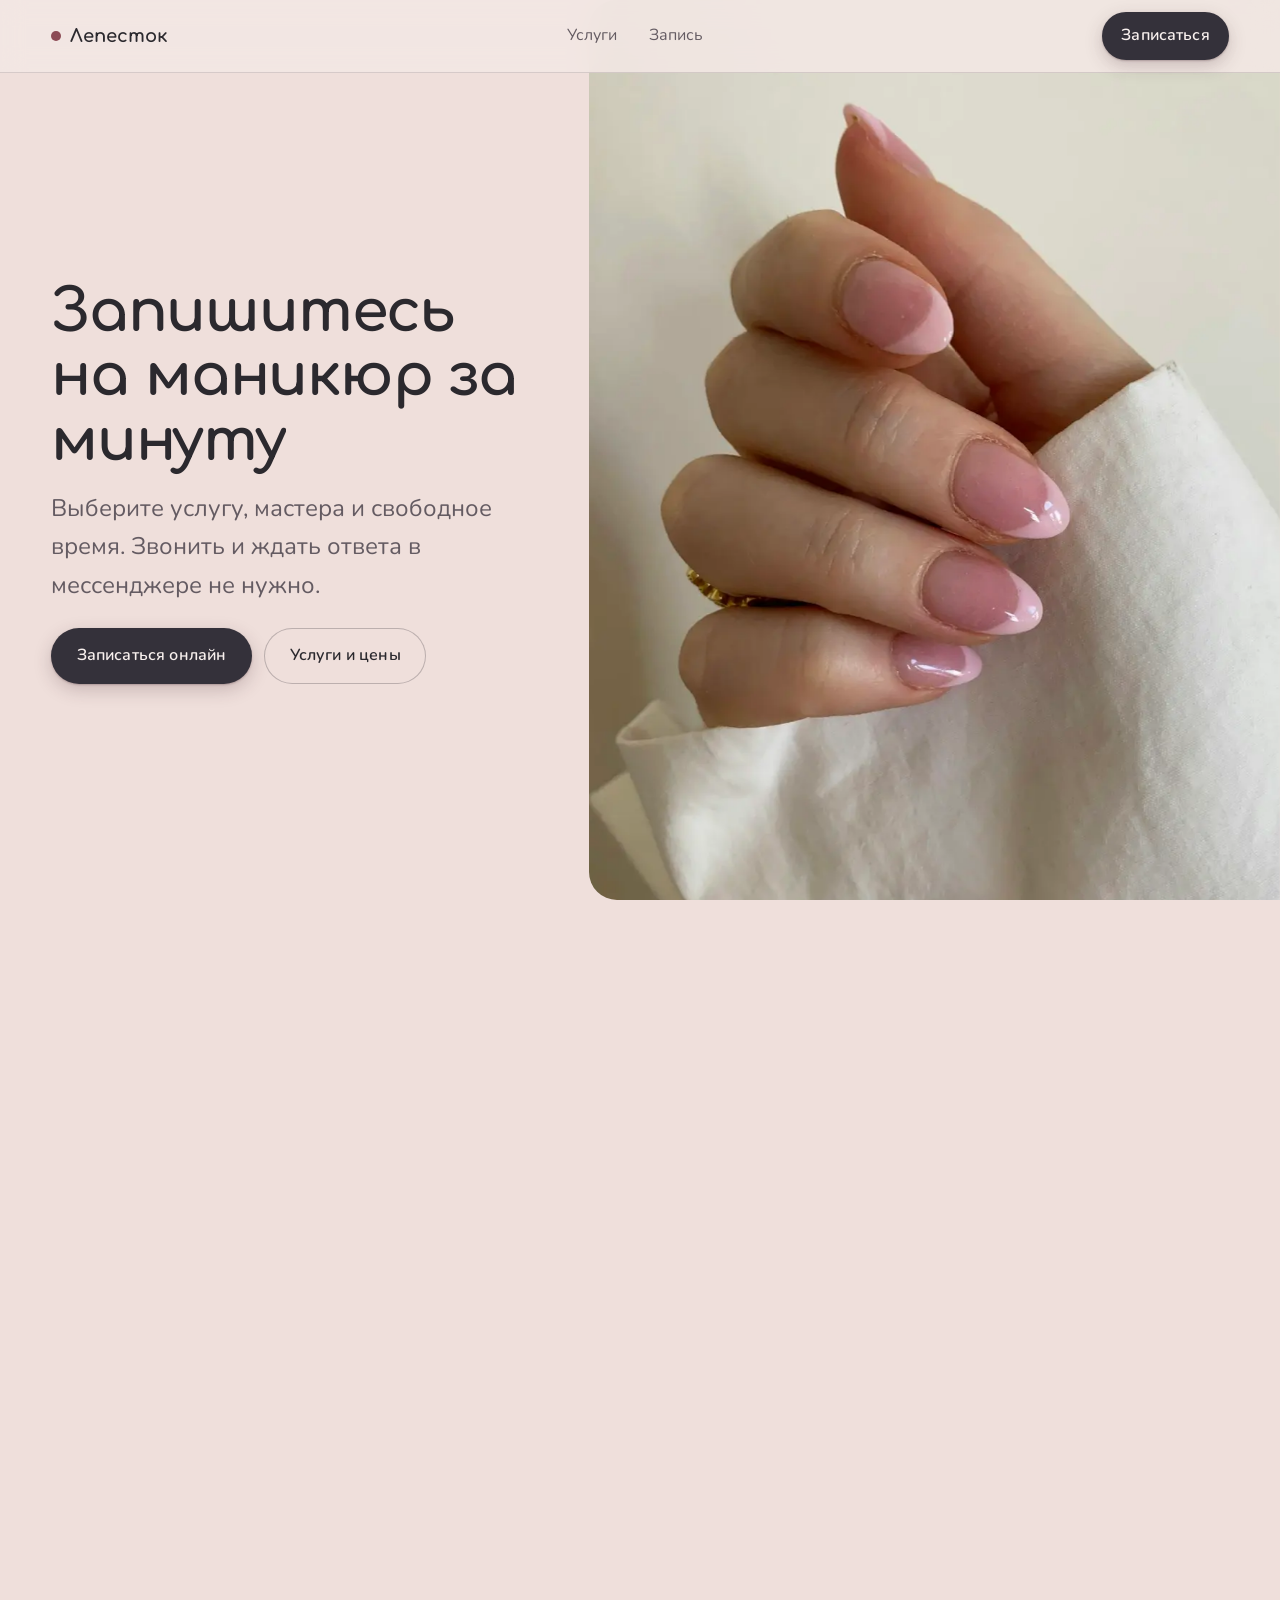
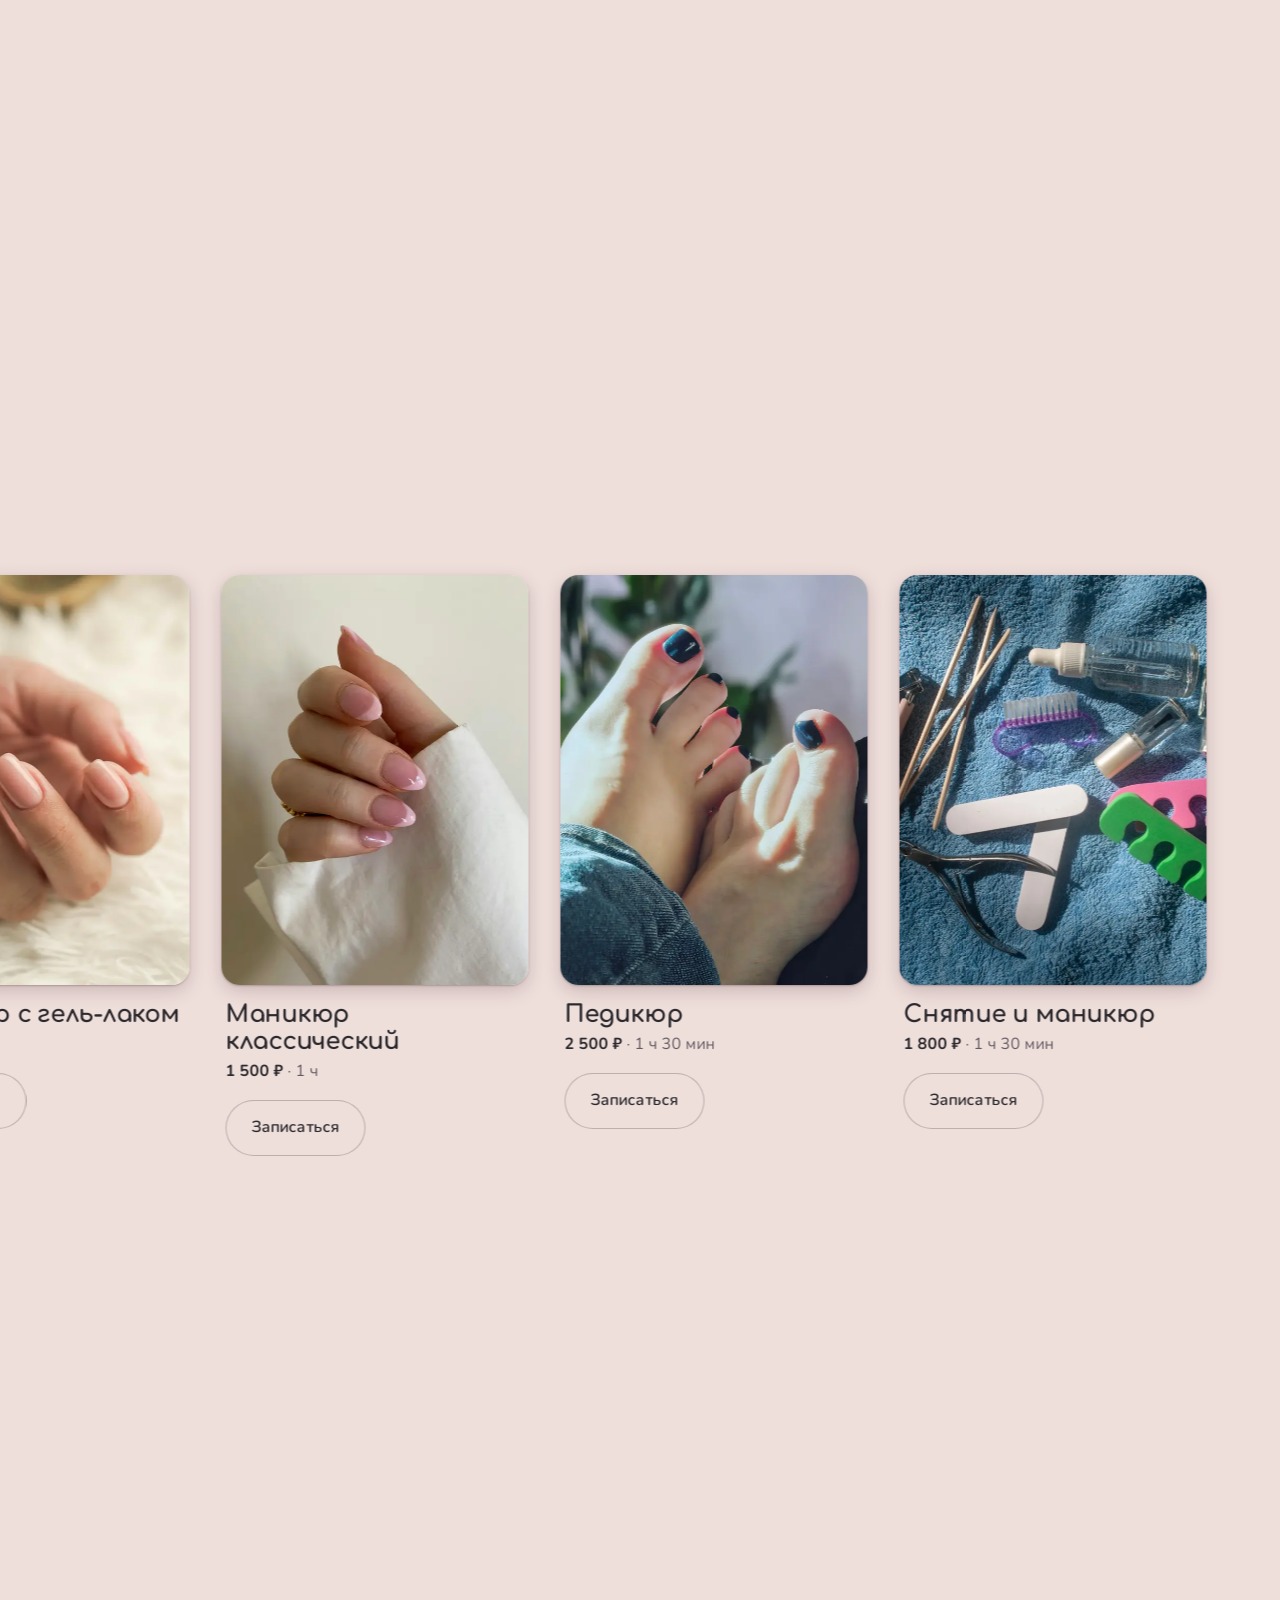
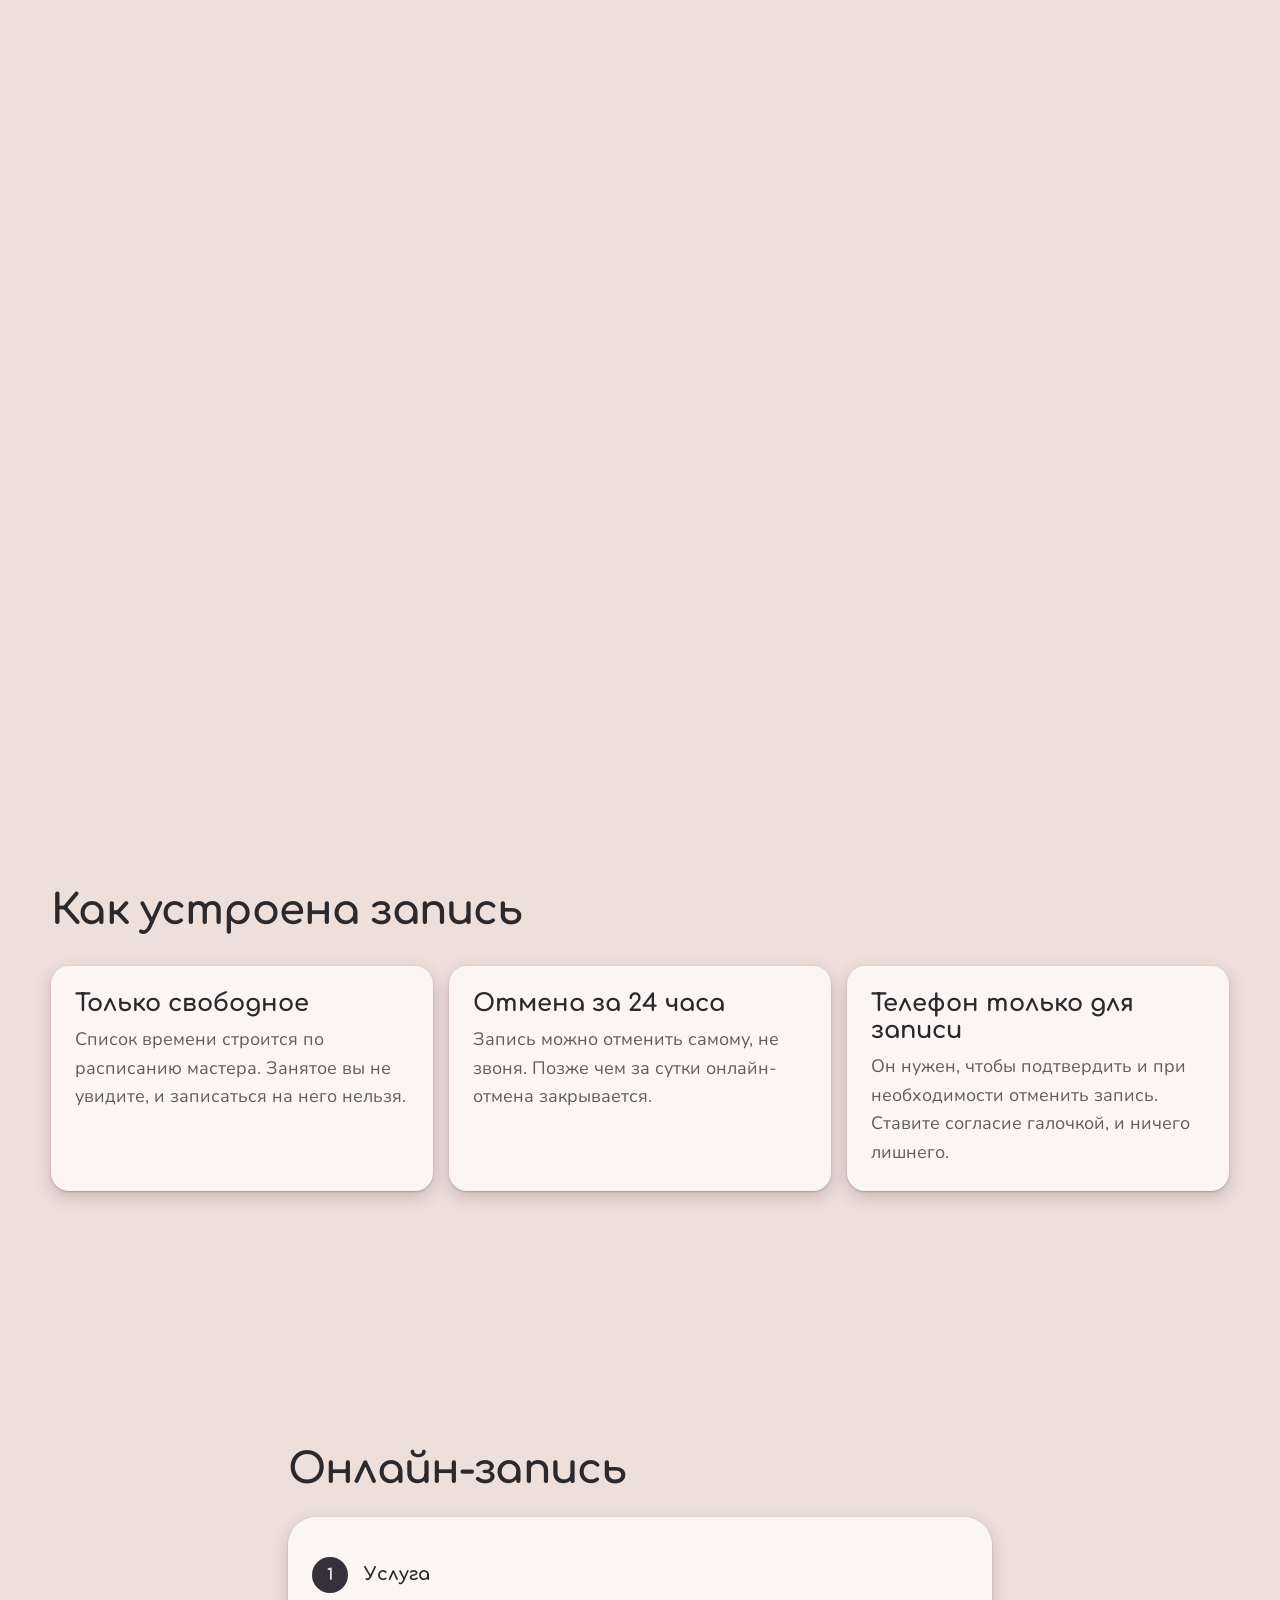
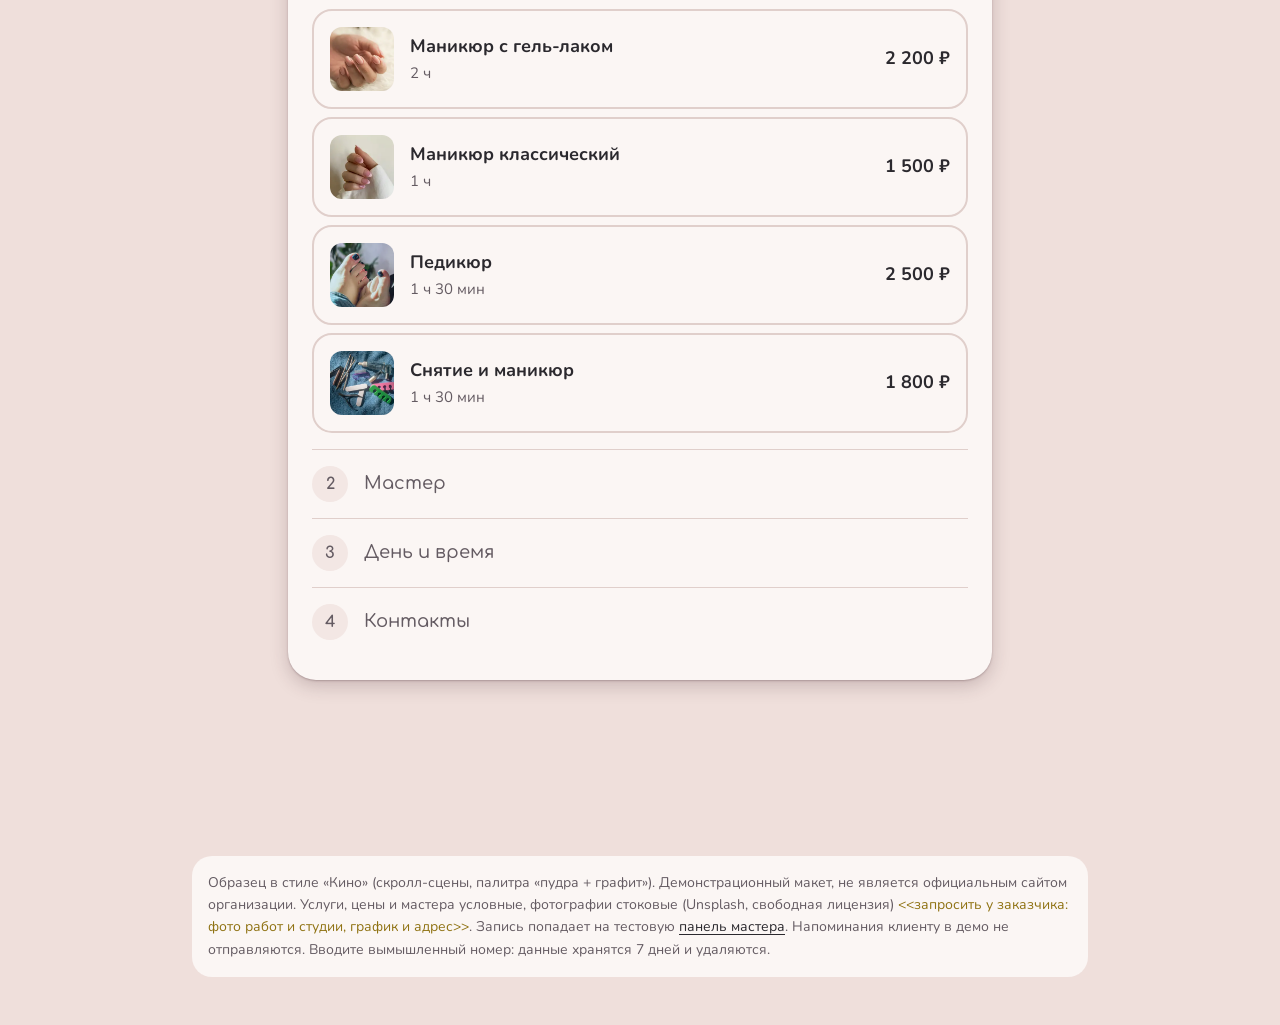
<file: index.html>
<!doctype html>
<html lang="ru">
<head>
<meta charset="utf-8">
<meta name="viewport" content="width=device-width, initial-scale=1, viewport-fit=cover">
<meta name="robots" content="noindex, nofollow">
<meta name="theme-color" content="#F3E7E4">
<title>Студия маникюра «Лепесток» - онлайн-запись</title>
<meta name="description" content="Образец в стиле «Кино»: скролл-сцены, лента услуг и онлайн-запись с выбором мастера и свободного времени.">
<link rel="preconnect" href="https://fonts.googleapis.com">
<link rel="preconnect" href="https://fonts.gstatic.com" crossorigin>
<link href="https://fonts.googleapis.com/css2?family=Comfortaa:wght@500;700&family=Nunito:wght@400;600;700&display=swap" rel="stylesheet">
<link rel="stylesheet" href="vibe.css">
<style>
/* Образец «Кино × Лепесток». Стиль: скролл-сцены движка vibe (Галерея 45, VS-04). Палитра «Б · пудра + графит».
   Шрифты Comfortaa + Nunito (кириллица, свободная лицензия). Запись работает на нашем API с базой D1. */
:root {
  --color-paper: #F3E7E4;
  --color-paper-rgb: 243 231 228;
  --color-surface: #FBF6F4;
  --color-ink: #2B292E;
  --color-muted: #645B62;
  --color-line: #E0CFCB;
  --color-accent: #34313A;
  --color-accent-hover: #221F27;
  --color-accent-deep: #8C4B55;
  --color-accent-soft: #EBD9D5;
  --color-accent-ink: #F8F0EE;
  --color-err: #8A2412;
  --color-err-bg: #F6DDD6;
  --color-warn: #8F7212;
  --color-focus: #1D4ED8;
  --font-display: "Comfortaa", "Trebuchet MS", system-ui, sans-serif;
  --font-body: "Nunito", system-ui, -apple-system, "Segoe UI", sans-serif;
  --radius-s: 12px; --radius-m: 20px; --radius-l: 28px;
}
html, body { margin: 0; background: var(--color-paper); overflow-x: clip; }
html { -webkit-text-size-adjust: 100%; scroll-behavior: smooth; }
[hidden] { display: none !important; }
/* Токены движка «Кино» берут наши значения */
.v-page {
  --v-canvas: var(--color-paper); --v-surface: var(--color-surface);
  --v-ink: var(--color-ink); --v-ink-soft: var(--color-muted);
  --v-accent: var(--color-accent); --v-accent-ink: var(--color-accent-ink);
  --v-font-display: var(--font-display); --v-font-text: var(--font-body);
  --v-shadow-color: 70 40 48; --v-radius: 18px; --v-track-tight: -0.02em;
  --v-t-xs: clamp(0.8125rem, 0.79rem + 0.15vw, 0.85rem);
  --v-t-sm: clamp(0.9375rem, 0.9rem + 0.2vw, 1rem);
  padding-left: env(safe-area-inset-left); padding-right: env(safe-area-inset-right);
}
.v-page button, .v-page input { font-family: inherit; }
.v-page :focus-visible { outline: 3px solid var(--color-focus); outline-offset: 3px; }
.warn { color: var(--color-warn); }
.nd { font-family: var(--font-display); font-weight: 700; letter-spacing: -0.02em; overflow-wrap: anywhere; }

/* Шапка */
.bar { position: fixed; inset: 0 0 auto 0; z-index: 30; display: flex; align-items: center; justify-content: space-between; gap: var(--v-4);
  padding: var(--v-3) max(var(--v-gutter), env(safe-area-inset-left)); padding-top: calc(var(--v-3) + env(safe-area-inset-top));
  background: rgb(var(--color-paper-rgb) / .88); -webkit-backdrop-filter: blur(12px); backdrop-filter: blur(12px); border-bottom: 1px solid var(--v-hair); }
.bar__mark { font: 700 var(--v-t-base) var(--font-display); text-decoration: none; display: inline-flex; align-items: center; gap: .5em; color: var(--color-accent-deep); white-space: nowrap; }
.bar__mark i { width: .55em; height: .55em; border-radius: 50%; background: var(--color-accent-deep); display: inline-block; }
.index { display: flex; gap: var(--v-6); font-size: var(--v-t-sm); }
.index a { text-decoration: none; color: var(--v-ink-soft); padding-block: .3em; white-space: nowrap; }
.index a:hover { color: var(--v-ink); }
.bar .v-btn { padding: .7em 1.2em; }
@media (max-width: 600px) { .index { display: none; } }

/* Сцена 1: закреплённый первый экран */
/* Фото-панель справа на десктопе, сверху на телефоне; текст на чистой бумаге */
.panel { position: absolute; z-index: 1; top: 0; right: 0; bottom: 0; width: 54%; overflow: hidden; background: var(--color-accent-soft); border-bottom-left-radius: var(--radius-l); border-top-left-radius: var(--radius-l); }
.plx { position: absolute; inset: -6% 0; will-change: transform; }
.plx img { width: 100%; height: 100%; object-fit: cover; display: block; max-width: none; }
@media (max-width: 860px) {
  .panel { left: 0; width: auto; bottom: auto; height: 46%; border-radius: 0 0 var(--radius-l) var(--radius-l); }
}
@media (max-width: 860px) and (max-height: 720px) { .panel { height: 40%; } }
.v-page .hero-h { font-size: clamp(2rem, 1.1rem + 3.2vw, 3.8rem); line-height: 1.1; margin: 0 0 var(--v-4); }
.v-page .hero-p { color: var(--v-ink-soft); font-size: var(--v-t-lg); max-width: 32ch; margin: 0 0 var(--v-5); }
.scene .v-copy { z-index: 3; max-width: min(36rem, 38vw); top: 0; bottom: 0; display: flex; flex-direction: column; justify-content: center; padding-top: 4rem; }
@media (max-width: 860px) {
  .scene .v-copy { max-width: none; top: auto; bottom: clamp(1.25rem, 5vh, 3rem); padding-top: 0; justify-content: flex-end; left: var(--v-gutter); right: var(--v-gutter); }
  .v-page .hero-h { font-size: clamp(1.8rem, 1.2rem + 3.4vw, 2.6rem); margin-bottom: var(--v-3); }
  .v-page .hero-p { font-size: var(--v-t-base); margin-bottom: var(--v-4); }
}
.hero-cta { display: flex; gap: var(--v-3); flex-wrap: wrap; align-items: center; }
.scroll-hint { position: absolute; z-index: 3; right: var(--v-gutter); bottom: clamp(1.5rem, 5vh, 3rem); font-size: var(--v-t-xs); color: var(--v-ink); opacity: .75; letter-spacing: .04em; }
@media (max-width: 860px) { .scroll-hint { display: none; } }

/* Сцена 2: лента услуг */
.gal { display: flex; flex-direction: column; justify-content: center; height: 100%; padding-top: 4.5rem; }
.gal__rail { padding-inline: var(--v-gutter); align-items: flex-start; gap: clamp(1rem, 2.5vw, 2.5rem); }
.gal__intro { flex: none; width: clamp(17rem, 28vw, 26rem); padding-top: clamp(.5rem, 4vh, 3rem); padding-right: var(--v-6); }
.gal__intro h2 { font-size: clamp(1.8rem, 1.1rem + 1.9vw, 2.6rem); line-height: 1.1; margin: 0 0 var(--v-4); }
.gal__intro p { color: var(--v-ink-soft); max-width: 30ch; margin: 0 0 var(--v-5); }
.work { flex: none; width: min(clamp(230px, 24vw, 330px), calc((100svh - 14rem) * .75)); }
.work__card { display: block; background: var(--color-surface); border-radius: var(--v-radius); overflow: hidden; box-shadow: var(--v-e1); }
.work__card img { width: 100%; height: auto; aspect-ratio: 3 / 4; object-fit: cover; display: block; background: var(--color-accent-soft); }
.work__cap { padding: var(--v-4) var(--v-1) 0; display: grid; gap: var(--v-1); }
.work__cap h3 { margin: 0; font: 700 var(--v-t-lg) var(--font-display); letter-spacing: -0.01em; }
.work__cap p { margin: 0; color: var(--v-ink-soft); font-size: var(--v-t-sm); }
.work__cap b { color: var(--v-ink); font-weight: 700; }
.work__cap .v-btn { margin-top: var(--v-3); justify-self: start; }
@media (max-width: 860px) {
  .gal__intro { width: 62vw; padding-right: var(--v-3); padding-top: 0; }
  .work { width: min(66vw, 17rem); }
}
@media (pointer: coarse) {
  .gal { height: auto; padding-top: 5rem; padding-bottom: var(--v-5); display: block; }
  .gal__intro { width: min(64vw, 18rem); padding: 0 var(--v-3) 0 0; margin: 0; }
  .v-page [data-v-act="pan"] [data-v-stage] { scroll-padding-inline: var(--v-gutter); }
  .gal__rail { padding-inline: var(--v-gutter); }
}

/* Блок «как это работает» */
.facts-sec .v-wrap { display: grid; gap: var(--v-6); }
.facts-sec h2 { font-size: clamp(1.8rem, 1.1rem + 1.9vw, 2.6rem); line-height: 1.1; margin: 0; }
.facts { display: grid; grid-template-columns: repeat(3, minmax(0, 1fr)); gap: var(--v-4); list-style: none; padding: 0; margin: 0; }
.facts li { padding: var(--v-5); border-radius: var(--v-radius); background: var(--color-surface); box-shadow: var(--v-e1); }
.facts b { display: block; font: 700 var(--v-t-lg) var(--font-display); margin-bottom: var(--v-2); }
.facts span { color: var(--v-ink-soft); }
@media (max-width: 860px) { .facts { grid-template-columns: minmax(0, 1fr); } }

/* Запись */
.zapis .v-wrap { width: min(100% - 2 * var(--v-gutter), 44rem); display: grid; gap: var(--v-5); }
.zapis h2 { font-size: clamp(1.8rem, 1.1rem + 1.9vw, 2.6rem); line-height: 1.1; margin: 0; }
.mine { padding: var(--v-4); border-radius: var(--v-radius); background: var(--color-accent-soft); display: grid; gap: var(--v-2); }
.mine h3 { margin: 0; font: 700 1rem/1.3 var(--font-display); }
.mine p { margin: 0; }
.card { background: var(--color-surface); border-radius: var(--radius-l); padding: var(--v-4); box-shadow: var(--v-e1); min-width: 0; }
@media (min-width: 560px) { .card { padding: var(--v-5); } }
.step { border-bottom: 1px solid var(--color-line); padding: var(--v-4) 0; }
.step:last-of-type { border-bottom: 0; }
.step-head { display: flex; align-items: center; gap: var(--v-4); min-width: 0; }
.badge { flex: none; width: 36px; height: 36px; border-radius: 50%; display: grid; place-items: center; background: var(--color-paper); color: var(--color-muted); font: 700 1rem var(--font-display); }
.step.active .badge, .step.done .badge { background: var(--color-accent); color: var(--color-accent-ink); }
.step-title { margin: 0; font: 700 1.125rem/1.25 var(--font-display); flex: 1; min-width: 0; }
.step.locked .step-title { color: var(--color-muted); font-weight: 500; }
.step-val { margin: 2px 0 0; color: var(--color-muted); font-size: .9375rem; overflow-wrap: anywhere; }
.link { flex: none; min-height: 40px; padding: 0 var(--v-2); border: 0; background: transparent; color: var(--color-accent-deep); font-weight: 700; text-decoration: underline; text-underline-offset: 3px; white-space: nowrap; cursor: pointer; }
.step-body { margin-top: var(--v-4); }
.opts { display: grid; grid-template-columns: minmax(0, 1fr); gap: var(--v-2); }
@media (min-width: 560px) { .opts.two { grid-template-columns: repeat(2, minmax(0, 1fr)); } }
.opt { display: flex; align-items: center; gap: var(--v-4); width: 100%; text-align: left; padding: var(--v-4); border-radius: var(--radius-m); border: 2px solid var(--color-line); background: var(--color-surface); min-height: 64px; cursor: pointer; transition: border-color .14s, background .14s; }
.opt:hover { border-color: var(--color-accent); }
.opt[aria-pressed="true"] { border-color: var(--color-accent); background: var(--color-accent-soft); }
.opt-main { flex: 1; min-width: 0; }
.opt-name { display: block; font-weight: 700; }
.opt-sub { display: block; color: var(--color-muted); font-size: .9375rem; }
.opt-price { font-weight: 700; white-space: nowrap; }
.opt-img { flex: none; width: 64px; height: 64px; border-radius: var(--radius-s); object-fit: cover; background: var(--color-accent-soft); display: block; }
@media (max-width: 380px) { .opt-img { width: 52px; height: 52px; } }
.ava { flex: none; width: 44px; height: 44px; border-radius: 50%; display: grid; place-items: center; background: var(--color-accent-soft); color: var(--color-accent-deep); font: 700 1.125rem var(--font-display); }
.days { display: flex; gap: var(--v-2); overflow-x: auto; padding-bottom: var(--v-2); margin: 0 calc(var(--v-4) * -1); padding-left: var(--v-4); padding-right: var(--v-4); scrollbar-width: thin; }
@media (min-width: 560px) { .days { margin: 0; padding-left: 0; padding-right: 0; } }
.day { flex: none; width: 64px; min-height: 76px; border-radius: var(--radius-m); border: 2px solid var(--color-line); background: var(--color-surface); display: grid; place-items: center; align-content: center; gap: 2px; cursor: pointer; }
.day b { font: 700 1.375rem/1 var(--font-display); }
.day span { color: var(--color-muted); font-size: .8125rem; }
.day[aria-pressed="true"] { background: var(--color-accent); border-color: var(--color-accent); color: var(--color-accent-ink); }
.day[aria-pressed="true"] span { color: var(--color-accent-ink); }
.times { display: grid; grid-template-columns: repeat(auto-fill, minmax(84px, 1fr)); gap: var(--v-2); margin-top: var(--v-4); }
.time { min-height: 44px; border-radius: 999px; border: 2px solid var(--color-line); background: var(--color-surface); font-weight: 700; white-space: nowrap; cursor: pointer; }
.time:hover { border-color: var(--color-accent); }
.time[aria-pressed="true"] { background: var(--color-accent); border-color: var(--color-accent); color: var(--color-accent-ink); }
.v-page .hint { margin: var(--v-4) 0 0; color: var(--color-muted); font-size: .9375rem; }
.form { display: grid; gap: var(--v-4); }
.field { display: grid; gap: var(--v-1); }
.field label { font-weight: 700; font-size: .9375rem; }
.field input[type="text"], .field input[type="tel"] { min-height: 52px; padding: 0 var(--v-4); border-radius: var(--radius-s); border: 2px solid var(--color-line); background: var(--color-surface); font-size: 1rem; width: 100%; }
.field input:focus { border-color: var(--color-accent); }
.consent { display: grid; grid-template-columns: 28px minmax(0, 1fr); gap: var(--v-2); align-items: start; padding: var(--v-4); border-radius: var(--radius-m); background: var(--color-paper); font-size: .9375rem; }
.consent input { width: 24px; height: 24px; margin: 2px 0 0; accent-color: var(--color-accent); }
.consent a { color: var(--color-accent-deep); }
.btn { display: inline-flex; align-items: center; justify-content: center; min-height: 52px; padding: 0 var(--v-5); border-radius: 999px; border: 2px solid var(--color-ink); background: transparent; font-weight: 700; white-space: nowrap; cursor: pointer; }
.btn:active { transform: translateY(1px); }
.btn-primary { background: var(--color-accent); border-color: var(--color-accent); color: var(--color-accent-ink); }
.btn-primary:hover:not([disabled]) { background: var(--color-accent-hover); }
.btn[disabled] { opacity: .45; cursor: not-allowed; }
.msg { margin: 0; padding: var(--v-2) var(--v-4); border-radius: var(--radius-s); font-size: .9375rem; }
.msg.err { background: var(--color-err-bg); color: var(--color-err); }
.ticket { display: grid; gap: var(--v-4); }
.ticket h3 { margin: 0; font: 700 1.5rem/1.2 var(--font-display); }
.ticket dl { margin: 0; display: grid; grid-template-columns: auto minmax(0, 1fr); gap: var(--v-1) var(--v-4); }
.ticket dt { color: var(--color-muted); }
.ticket dd { margin: 0; font-weight: 700; }
.ticket .acts { display: grid; gap: var(--v-2); }

/* Подвал */
.foot { padding: var(--v-7) var(--v-gutter) calc(var(--v-7) + env(safe-area-inset-bottom)); }
.foot .demo-note { margin: 0 auto; max-width: 56rem; padding: var(--v-4); border-radius: var(--radius-m); background: var(--color-surface); color: var(--color-muted); font-size: .875rem; }
.foot .demo-note a { color: var(--color-ink); }
</style>
</head>
<body>
<div class="v-page" id="page">
  <div data-v-progress></div>

  <header class="bar">
    <a class="bar__mark" href="#top"><i></i><span>Лепесток</span></a>
    <nav class="index" aria-label="Разделы"><a href="#uslugi">Услуги</a><a href="#zapis">Запись</a></nav>
    <a class="v-btn" href="#zapis">Записаться</a>
  </header>

  <!-- Сцена 1: первый экран закреплён, фото сменяется шторкой -->
  <section id="top" class="scene" data-v-act="pin" data-v-span="2.2">
    <div data-v-stage>
      <div class="panel"><div class="plx" data-v-parallax="-0.5"><img src="assets/scene-hero.webp" alt="Аккуратный французский маникюр" width="1200" height="1400" fetchpriority="high"></div></div>
      <div class="panel" data-v-reveal="up" data-v-reveal-at="0.42 0.85"><div class="plx" data-v-parallax="-0.4"><img src="assets/scene-salon.webp" alt="Мастер работает над маникюром" width="1200" height="1400"></div></div>

      <div class="v-copy v-copy--lead" data-v-cue="0 0.5 0 0.2">
        <h1 class="hero-h nd" data-v-kinetic="words">Запишитесь на маникюр за минуту</h1>
        <p class="hero-p">Выберите услугу, мастера и свободное время. Звонить и ждать ответа в мессенджере не нужно.</p>
        <div class="hero-cta"><a class="v-btn" href="#zapis">Записаться онлайн</a><a class="v-btn v-btn--ghost" href="#uslugi">Услуги и цены</a></div>
      </div>
      <div class="v-copy v-copy--lead" data-v-cue="0.56">
        <h2 class="hero-h nd">Свободное время видно сразу</h2>
        <p class="hero-p">Занятые окна пропадают в тот же момент. Если планы изменились, запись можно отменить самому, не позже чем за 24 часа.</p>
        <div class="hero-cta"><a class="v-btn" href="#zapis">Выбрать время</a></div>
      </div>
    </div>
  </section>

  <!-- Сцена 2: лента услуг -->
  <section id="uslugi" data-v-act="pan" data-v-span="2.2" data-v-drift="#efdfdb" aria-label="Услуги и цены">
    <div data-v-stage>
      <div class="gal">
        <div class="gal__rail" data-v-pan="0.04" id="ribbon"></div>
      </div>
    </div>
  </section>

  <!-- Как это устроено -->
  <section class="v-section facts-sec">
    <div class="v-wrap">
      <h2 class="nd" data-v-in data-v-in-self>Как устроена запись</h2>
      <ul class="facts" data-v-in data-v-stagger="90">
        <li><b>Только свободное</b><span>Список времени строится по расписанию мастера. Занятое вы не увидите, и записаться на него нельзя.</span></li>
        <li><b>Отмена за 24 часа</b><span>Запись можно отменить самому, не звоня. Позже чем за сутки онлайн-отмена закрывается.</span></li>
        <li><b>Телефон только для записи</b><span>Он нужен, чтобы подтвердить и при необходимости отменить запись. Ставите согласие галочкой, и ничего лишнего.</span></li>
      </ul>
    </div>
  </section>

  <!-- Запись -->
  <section id="zapis" class="v-section zapis">
    <div class="v-wrap">
      <h2 class="nd" data-v-in data-v-in-self>Онлайн-запись</h2>
      <div class="mine" id="mine" hidden></div>
      <div class="card" id="wizard" aria-label="Онлайн-запись"></div>
    </div>
  </section>

  <footer class="foot">
    <p class="demo-note">Образец в стиле «Кино» (скролл-сцены, палитра «пудра + графит»). Демонстрационный макет, не является официальным сайтом организации. Услуги, цены и мастера условные, фотографии стоковые (Unsplash, свободная лицензия) <span class="warn">&lt;&lt;запросить у заказчика: фото работ и студии, график и адрес&gt;&gt;</span>. Запись попадает на тестовую <a href="admin.html">панель мастера</a>. Напоминания клиенту в демо не отправляются. Вводите вымышленный номер: данные хранятся 7 дней и удаляются.</p>
  </footer>
</div>

<script src="vibe.js"></script>
<script>
"use strict";
const API = "https://zerno-lepestok-api.tuzir2022.workers.dev";

/* ---------- Логгер ---------- */
const log = (() => {
  const L = { debug: 10, info: 20, warn: 30, error: 40 };
  const min = location.hash.includes("debug") ? "debug" : "warn";
  const emit = (level, msg, ctx) => { if (L[level] >= L[min]) console[level === "debug" ? "log" : level](JSON.stringify({ ts: new Date().toISOString(), level, scope: "lepestok-kino", msg, ...ctx })); };
  return { debug: (m, c) => emit("debug", m, c), info: (m, c) => emit("info", m, c), warn: (m, c) => emit("warn", m, c), error: (m, e, c) => emit("error", m, { ...c, error: { name: e?.name, message: e?.message, stack: e?.stack } }) };
})();

/* ---------- Справочники (условные) ---------- */
const SERVICES = [
  { id: "gel", name: "Маникюр с гель-лаком", min: 120, price: 2200 },
  { id: "classic", name: "Маникюр классический", min: 60, price: 1500 },
  { id: "pedicure", name: "Педикюр", min: 90, price: 2500 },
  { id: "combo", name: "Снятие и маникюр", min: 90, price: 1800 },
];
const MASTERS = [
  { id: "anna", name: "Анна", note: "Все услуги", services: ["gel", "classic", "pedicure", "combo"] },
  { id: "maria", name: "Мария", note: "Маникюр", services: ["gel", "classic", "combo"] },
  { id: "elena", name: "Елена", note: "Классика и педикюр", services: ["classic", "pedicure"] },
];
const $ = (s) => document.querySelector(s);
const esc = (s) => String(s ?? "").replace(/[&<>"]/g, (c) => ({ "&": "&amp;", "<": "&lt;", ">": "&gt;", '"': "&quot;" }[c]));
const money = (n) => n.toLocaleString("ru-RU") + " ₽";
const dur = (m) => (m >= 60 ? Math.floor(m / 60) + " ч" + (m % 60 ? " " + (m % 60) + " мин" : "") : m + " мин");
const svc = (id) => SERVICES.find((s) => s.id === id);
const mst = (id) => MASTERS.find((m) => m.id === id);
function store(op, k, v) { try { return op === "get" ? localStorage.getItem(k) : op === "del" ? localStorage.removeItem(k) : localStorage.setItem(k, v); } catch { return null; } }

/* ---------- Даты (по времени Ижевска, UTC+4) ---------- */
const izhNow = () => new Date(Date.now() + 4 * 3600 * 1000);
const isoDay = (d) => d.toISOString().slice(0, 10);
function days(n) {
  const base = izhNow();
  return Array.from({ length: n }, (_, i) => { const d = new Date(base.getTime() + i * 86400000); return { iso: isoDay(d), dow: d.toLocaleDateString("ru-RU", { weekday: "short", timeZone: "UTC" }), num: d.getUTCDate(), month: d.toLocaleDateString("ru-RU", { month: "long", timeZone: "UTC" }) }; });
}
const dayLabel = (iso) => new Date(iso + "T00:00:00Z").toLocaleDateString("ru-RU", { weekday: "long", day: "numeric", month: "long", timeZone: "UTC" });

/* ---------- Лента услуг (сцена 2) ---------- */
function renderRibbon() {
  $("#ribbon").innerHTML = `
    <div class="gal__intro">
      <h2 class="nd">Услуги и цены</h2>
      <p>Время и стоимость названы до записи. Нажмите на услугу, и мы перейдём к выбору мастера.</p>
      <a class="v-btn" href="#zapis">К записи</a>
    </div>` + SERVICES.map((s) => `
    <article class="work">
      <div class="work__card"><img src="assets/card-${s.id}.webp" alt="" width="640" height="800" decoding="async"></div>
      <div class="work__cap">
        <h3>${esc(s.name)}</h3>
        <p><b>${money(s.price)}</b> · ${dur(s.min)}</p>
        <button class="v-btn v-btn--ghost" type="button" data-pick="${s.id}">Записаться</button>
      </div>
    </article>`).join("");
}

/* ---------- Состояние записи ---------- */
const S = { step: 1, service: null, master: null, date: null, time: null, free: null, loading: false, name: "", phone: "", consent: false, busy: false, error: "", ticket: null };

async function api(path, body) {
  const res = await fetch(API + path, body ? { method: "POST", headers: { "Content-Type": "application/json" }, body: JSON.stringify(body) } : undefined);
  const data = await res.json().catch(() => ({}));
  if (!res.ok) { const e = new Error(data.message || data.error || "http " + res.status); e.code = data.error; throw e; }
  return data;
}

function stepHead(n, title, value) {
  const done = S.step > n;
  return `<div class="step-head"><span class="badge" aria-hidden="true">${done ? "✓" : n}</span>
    <div style="flex:1;min-width:0"><h3 class="step-title">${title}</h3>${done && value ? `<p class="step-val">${value}</p>` : ""}</div>
    ${done ? `<button class="link" type="button" data-back="${n}">Изменить</button>` : ""}</div>`;
}
function render() {
  const w = $("#wizard");
  if (S.ticket) { w.innerHTML = ticketHtml(); return; }
  const s = svc(S.service), m = mst(S.master);
  const cls = (n) => "step " + (S.step === n ? "active" : S.step > n ? "done" : "locked");

  const s1 = `<div class="${cls(1)}">${stepHead(1, "Услуга", s ? `${esc(s.name)} · ${dur(s.min)} · ${money(s.price)}` : "")}
    ${S.step === 1 ? `<div class="step-body opts">${SERVICES.map((x) => `<button class="opt" type="button" aria-pressed="${S.service === x.id}" data-service="${x.id}"><img class="opt-img" src="assets/${x.id}.webp" alt="" width="64" height="64" decoding="async"><span class="opt-main"><span class="opt-name">${esc(x.name)}</span><span class="opt-sub">${dur(x.min)}</span></span><span class="opt-price">${money(x.price)}</span></button>`).join("")}</div>` : ""}</div>`;

  const avail = MASTERS.filter((x) => s && x.services.includes(s.id));
  const s2 = `<div class="${cls(2)}">${stepHead(2, "Мастер", m ? esc(m.name) : "")}
    ${S.step === 2 ? `<div class="step-body opts two">${avail.map((x) => `<button class="opt" type="button" aria-pressed="${S.master === x.id}" data-master="${x.id}"><span class="ava" aria-hidden="true">${esc(x.name[0])}</span><span class="opt-main"><span class="opt-name">${esc(x.name)}</span><span class="opt-sub">${esc(x.note)}</span></span></button>`).join("")}</div>` : ""}</div>`;

  const dl = days(14);
  let timesHtml = "";
  if (S.step === 3 && S.date) {
    if (S.loading) timesHtml = '<p class="hint">Смотрим свободное время...</p>';
    else if (S.free === null) timesHtml = "";
    else if (!S.free.length) timesHtml = '<p class="hint">На этот день свободного времени нет. Выберите другой день.</p>';
    else timesHtml = `<div class="times" role="group" aria-label="Свободное время">${S.free.map((t) => `<button class="time" type="button" aria-pressed="${S.time === t}" data-time="${t}">${t}</button>`).join("")}</div><p class="hint">Время указано по Ижевску. Услуга займёт ${dur(s.min)}.</p>`;
  }
  const s3 = `<div class="${cls(3)}">${stepHead(3, "День и время", S.date ? `${esc(dayLabel(S.date))}, ${S.time}` : "")}
    ${S.step === 3 ? `<div class="step-body"><div class="days" role="group" aria-label="День">${dl.map((d) => `<button class="day" type="button" aria-pressed="${S.date === d.iso}" data-date="${d.iso}" aria-label="${d.num} ${d.month}"><span>${d.dow}</span><b>${d.num}</b></button>`).join("")}</div>${timesHtml}${S.error ? `<p class="msg err" style="margin-top:16px">${esc(S.error)}</p>` : ""}${S.time ? '<div style="margin-top:16px"><button class="btn btn-primary" type="button" data-next-contacts>Дальше</button></div>' : ""}</div>` : ""}</div>`;

  const ready = S.name.trim().length >= 2 && S.phone.replace(/\D/g, "").length === 11 && S.consent && !S.busy;
  const s4 = `<div class="${cls(4)}">${stepHead(4, "Контакты", "")}
    ${S.step === 4 ? `<form class="step-body form" id="form" novalidate>
      <div class="field"><label for="name">Как вас зовут</label><input id="name" type="text" autocomplete="given-name" maxlength="60" value="${esc(S.name)}"></div>
      <div class="field"><label for="phone">Телефон</label><input id="phone" type="tel" inputmode="tel" autocomplete="tel" placeholder="+7 900 000-00-00" value="${esc(S.phone)}"></div>
      <label class="consent"><input type="checkbox" id="consent" ${S.consent ? "checked" : ""}><span>Я даю согласие на обработку моих персональных данных (имя и телефон) для записи на услугу и напоминания о визите. Прочитал(а) <a href="politika.html" target="_blank" rel="noopener">политику обработки данных</a>.</span></label>
      ${S.error ? `<p class="msg err" id="err">${esc(S.error)}</p>` : ""}
      <button class="btn btn-primary" id="submit" type="submit" ${ready ? "" : "disabled"}>${S.busy ? "Записываем..." : "Записаться"}</button>
      <p class="hint" style="margin:0">Телефон нужен, чтобы подтвердить запись и отменить её, если планы изменятся.</p>
    </form>` : ""}</div>`;

  w.innerHTML = s1 + s2 + s3 + s4;
}

function ticketHtml() {
  const t = S.ticket;
  return `<div class="ticket">
    <h3>Вы записаны</h3>
    <dl><dt>Услуга</dt><dd>${esc(t.service)}</dd><dt>Мастер</dt><dd>${esc(t.master)}</dd><dt>Когда</dt><dd>${esc(dayLabel(t.date))}, ${esc(t.time)}</dd><dt>Стоимость</dt><dd>${money(t.price)}, оплата в студии</dd></dl>
    <p class="hint" style="margin:0">В демо напоминание на телефон не отправляется. Отменить запись можно не позже чем за 24 часа до визита.</p>
    ${S.error ? `<p class="msg err">${esc(S.error)}</p>` : ""}
    <div class="acts"><button class="btn" type="button" data-cancel ${S.busy ? "disabled" : ""}>${S.busy ? "Отменяем..." : "Отменить запись"}</button><button class="btn btn-primary" type="button" data-again>Записаться ещё раз</button></div>
  </div>`;
}

function renderMine() {
  const raw = store("get", "lepestok.ticket");
  const el = $("#mine");
  if (!raw || S.ticket) { el.hidden = true; return; }
  try {
    const t = JSON.parse(raw);
    if (new Date(t.date + "T00:00:00Z").getTime() < Date.now() - 86400000) { store("del", "lepestok.ticket"); el.hidden = true; return; }
    el.hidden = false;
    el.innerHTML = `<h3>Ваша запись</h3><p>${esc(t.service)}, ${esc(t.master)}, ${esc(dayLabel(t.date))}, ${esc(t.time)}</p><button class="btn" type="button" data-open-ticket style="min-height:44px">Открыть запись</button>`;
  } catch { el.hidden = true; }
}

/* ---------- Действия ---------- */
async function loadSlots() {
  S.loading = true; S.free = null; S.time = null; S.error = ""; render();
  try {
    const r = await api(`/nails/slots?date=${S.date}&master=${S.master}&service=${S.service}`);
    S.free = r.free;
  } catch (e) {
    log.error("slots_failed", e, { date: S.date, master: S.master });
    S.free = null; S.error = "Не удалось загрузить время. Проверьте интернет и выберите день ещё раз.";
  }
  S.loading = false; render();
}

async function submit() {
  S.busy = true; S.error = ""; render();
  try {
    const t = await api("/nails/book", { service: S.service, master: S.master, date: S.date, time: S.time, name: S.name, phone: S.phone, consent: S.consent });
    log.info("booked", { id: t.id, date: t.date, time: t.time });
    S.ticket = t; store("set", "lepestok.ticket", JSON.stringify({ ...t, phone: S.phone }));
    S.busy = false; renderMine(); render(); $("#zapis").scrollIntoView({ behavior: "smooth" });
  } catch (e) {
    log.error("booking_failed", e, { date: S.date, time: S.time, master: S.master });
    S.busy = false;
    if (e.code === "slot_taken") { S.error = "Это время только что заняли. Выберите другое."; S.step = 3; S.time = null; S.free = null; render(); loadSlots(); return; }
    S.error = e.code === "bad_phone" ? "Проверьте номер телефона." : e.code === "consent_required" ? "Нужно согласие на обработку данных." : "Не удалось записаться. Проверьте интернет и попробуйте ещё раз.";
    render();
  }
}

async function cancelTicket() {
  let saved = null; try { saved = JSON.parse(store("get", "lepestok.ticket")); } catch {}
  if (!saved) return;
  S.busy = true; S.error = ""; render();
  try {
    await api("/nails/cancel", { id: saved.id, phone: saved.phone });
    log.info("canceled", { id: saved.id });
    store("del", "lepestok.ticket"); reset();
  } catch (e) {
    log.warn("cancel_failed", { code: e.code });
    if (e.code === "not_found") { store("del", "lepestok.ticket"); reset(); return; }
    S.busy = false;
    S.error = e.code === "too_late" ? "До визита меньше 24 часов, отменить онлайн нельзя. Позвоните в студию." : "Не удалось отменить запись. Попробуйте ещё раз.";
    render();
  }
}
function reset() { Object.assign(S, { step: 1, service: null, master: null, date: null, time: null, free: null, loading: false, busy: false, error: "", ticket: null, consent: false }); render(); renderMine(); }

/* ---------- События ---------- */
document.addEventListener("click", (e) => {
  const b = e.target.closest("button"); if (!b) return;
  const d = b.dataset;
  if (d.pick) {
    S.ticket = null; S.service = d.pick; S.master = null; S.date = null; S.time = null; S.free = null; S.error = ""; S.step = 2; render(); renderMine();
    $("#zapis").scrollIntoView({ behavior: matchMedia("(prefers-reduced-motion: reduce)").matches ? "auto" : "smooth" });
  }
  else if (d.service) { S.service = d.service; S.master = null; S.date = null; S.time = null; S.free = null; S.step = 2; render(); }
  else if (d.master) { S.master = d.master; S.date = null; S.time = null; S.free = null; S.step = 3; render(); }
  else if (d.date) { S.date = d.date; loadSlots(); }
  else if (d.time) { S.time = d.time; render(); }
  else if (d.back) { S.step = Number(d.back); S.error = ""; render(); }
  else if (d.nextContacts !== undefined) { S.step = 4; S.error = ""; render(); }
  else if (d.cancel !== undefined) cancelTicket();
  else if (d.again !== undefined) reset();
  else if (d.openTicket !== undefined) { try { S.ticket = JSON.parse(store("get", "lepestok.ticket")); } catch { return; } renderMine(); render(); }
});
document.addEventListener("input", (e) => {
  if (e.target.id === "name") S.name = e.target.value;
  else if (e.target.id === "phone") {
    const dg = e.target.value.replace(/\D/g, "").replace(/^8/, "7");
    const p = dg.startsWith("7") ? dg : "7" + dg;
    const f = "+7" + (p.length > 1 ? " " + p.slice(1, 4) : "") + (p.length > 4 ? " " + p.slice(4, 7) : "") + (p.length > 7 ? "-" + p.slice(7, 9) : "") + (p.length > 9 ? "-" + p.slice(9, 11) : "");
    S.phone = dg ? f : ""; e.target.value = S.phone;
  } else if (e.target.id === "consent") S.consent = e.target.checked;
  else return;
  const btn = $("#submit"); if (btn) btn.disabled = !(S.name.trim().length >= 2 && S.phone.replace(/\D/g, "").length === 11 && S.consent && !S.busy);
});
document.addEventListener("submit", (e) => { if (e.target.id === "form") { e.preventDefault(); if (!$("#submit").disabled) submit(); } });
window.addEventListener("error", (e) => log.error("window_error", e.error || new Error(e.message), { file: e.filename, line: e.lineno }));

renderRibbon(); render(); renderMine();
window.Vibe && Vibe.mount($("#page"));
</script>
</body>
</html>
</file>
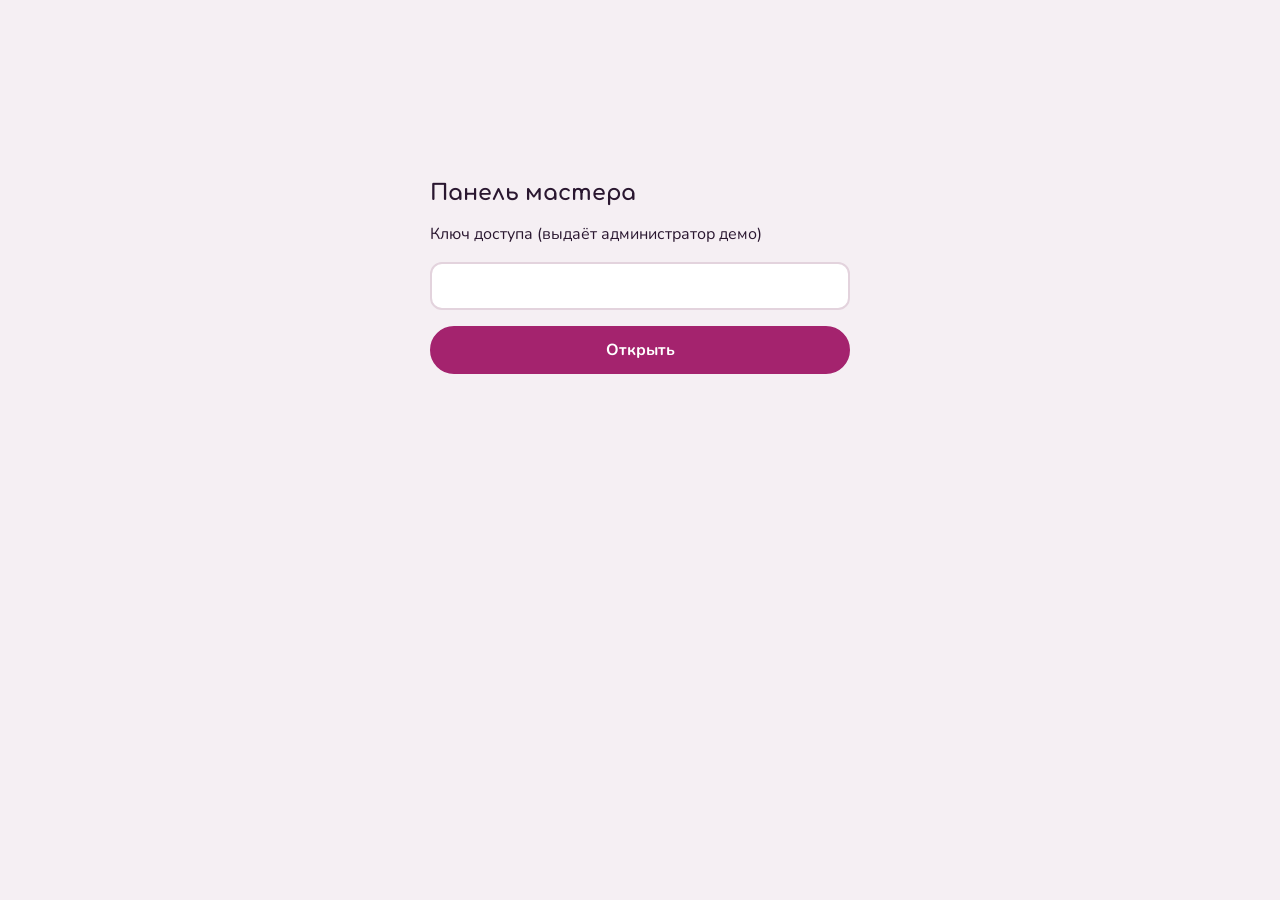
<file: admin.html>
<!doctype html>
<html lang="ru">
<head>
<meta charset="utf-8">
<meta name="viewport" content="width=device-width, initial-scale=1, viewport-fit=cover">
<meta name="robots" content="noindex, nofollow">
<title>Лепесток - панель мастера</title>
<link rel="preconnect" href="https://fonts.googleapis.com">
<link rel="preconnect" href="https://fonts.gstatic.com" crossorigin>
<link href="https://fonts.googleapis.com/css2?family=Comfortaa:wght@500;700&family=Nunito:wght@400;600;700&display=swap" rel="stylesheet">
<style>
:root {
  --color-paper: #F5EFF3; --color-surface: #FFFFFF; --color-ink: #2A1730; --color-muted: #6B5A70; --color-line: #E3D3DD;
  --color-accent: #A4236E; --color-accent-soft: #F0D9E8; --color-focus: #1D4ED8; --color-err: #8A2412;
  --font-display: "Comfortaa", "Trebuchet MS", system-ui, sans-serif; --font-body: "Nunito", system-ui, -apple-system, "Segoe UI", sans-serif;
  --space-sm: 8px; --space-md: 16px; --space-lg: 24px; --radius-m: 20px;
}
* { box-sizing: border-box; }
html, body { overflow-x: clip; }
body { margin: 0; background: var(--color-paper); color: var(--color-ink); font: 400 1rem/1.5 var(--font-body); padding: env(safe-area-inset-top) max(var(--space-md), env(safe-area-inset-right)) env(safe-area-inset-bottom) max(var(--space-md), env(safe-area-inset-left)); }
[hidden] { display: none !important; }
button, input { font: inherit; color: inherit; }
:focus-visible { outline: 3px solid var(--color-focus); outline-offset: 2px; }
header, main { max-width: 1100px; margin: 0 auto; }
header { padding: var(--space-lg) 0 var(--space-md); display: flex; align-items: center; justify-content: space-between; gap: var(--space-md); flex-wrap: wrap; }
h1 { margin: 0; font: 700 1.375rem/1.2 var(--font-display); }
.bar { display: flex; gap: var(--space-sm); align-items: center; flex-wrap: wrap; }
input[type="date"], input[type="password"] { min-height: 48px; padding: 0 var(--space-md); border-radius: 12px; border: 2px solid var(--color-line); background: var(--color-surface); }
.btn { min-height: 48px; padding: 0 var(--space-lg); border-radius: 999px; border: 2px solid var(--color-ink); background: transparent; font-weight: 700; white-space: nowrap; cursor: pointer; }
.btn-primary { background: var(--color-accent); border-color: var(--color-accent); color: #fff; }
.btn-s { min-height: 40px; padding: 0 var(--space-md); font-size: .875rem; }
.cols { display: grid; grid-template-columns: repeat(auto-fit, minmax(min(100%, 300px), 1fr)); gap: var(--space-md); padding-bottom: var(--space-lg); }
.col { background: var(--color-surface); border-radius: var(--radius-m); padding: var(--space-md); }
.col h2 { margin: 0 0 var(--space-md); font: 700 1.125rem/1.2 var(--font-display); color: var(--color-accent); }
.rec { padding: var(--space-md); border-radius: 14px; background: var(--color-paper); margin-bottom: var(--space-sm); display: grid; gap: 2px; }
.rec b { font: 700 1.125rem var(--font-display); }
.rec .sub { color: var(--color-muted); font-size: .9375rem; }
.rec a { color: var(--color-ink); font-weight: 600; }
.empty { color: var(--color-muted); margin: 0; }
.stamp { color: var(--color-muted); font-size: .875rem; }
#gate { max-width: 420px; margin: 20vh auto; display: grid; gap: var(--space-md); }
.err { color: var(--color-err); margin: 0; }
</style>
</head>
<body>
<form id="gate">
  <h1>Панель мастера</h1>
  <label for="key">Ключ доступа (выдаёт администратор демо)</label>
  <input id="key" type="password" autocomplete="off" required>
  <p class="err" id="gateErr" hidden></p>
  <button class="btn btn-primary" type="submit">Открыть</button>
</form>

<div id="app" hidden>
  <header>
    <h1>Лепесток: записи</h1>
    <div class="bar"><label class="stamp" for="date">День</label><input id="date" type="date"><button class="btn" id="out" type="button">Выйти</button></div>
  </header>
  <main><p class="stamp" id="stamp"></p><div class="cols" id="cols"></div></main>
</div>

<script>
"use strict";
const API = "https://zerno-lepestok-api.tuzir2022.workers.dev";
const log = { error: (m, e, c) => console.error(JSON.stringify({ ts: new Date().toISOString(), level: "error", scope: "lepestok-admin", msg: m, ...c, error: { name: e?.name, message: e?.message, stack: e?.stack } })) };
const $ = (s) => document.querySelector(s);
const esc = (s) => String(s ?? "").replace(/[&<>"]/g, (c) => ({ "&": "&amp;", "<": "&lt;", ">": "&gt;", '"': "&quot;" }[c]));
const MASTERS = { anna: "Анна", maria: "Мария", elena: "Елена" };
let key = "", timer = null;
try { key = sessionStorage.getItem("lepestok.key") || ""; } catch {}

async function call(path, body) {
  const res = await fetch(API + path, { method: body ? "POST" : "GET", headers: { "X-Admin-Key": key, ...(body ? { "Content-Type": "application/json" } : {}) }, body: body ? JSON.stringify(body) : undefined });
  const data = await res.json().catch(() => ({}));
  if (!res.ok) { const e = new Error(data.error || "http " + res.status); e.status = res.status; throw e; }
  return data;
}
const end = (t, min) => { const [h, m] = t.split(":").map(Number); const x = h * 60 + m + min; return String(Math.floor(x / 60)).padStart(2, "0") + ":" + String(x % 60).padStart(2, "0"); };
const fmtPhone = (p) => (p.length === 11 ? `+7 ${p.slice(1, 4)} ${p.slice(4, 7)}-${p.slice(7, 9)}-${p.slice(9)}` : p);

async function refresh() {
  clearTimeout(timer);
  const date = $("#date").value;
  try {
    const d = await call("/admin/nails?date=" + date);
    $("#cols").innerHTML = Object.entries(MASTERS).map(([id, name]) => {
      const list = d.bookings.filter((b) => b.master === id);
      return `<section class="col" aria-label="${name}"><h2>${name}</h2>${list.length ? list.map((b) => `
        <article class="rec"><b>${b.time}-${end(b.time, b.minutes)}</b><span>${esc(b.serviceName)}</span><span class="sub">${esc(b.name)}, <a href="tel:+${esc(b.phone)}">${fmtPhone(b.phone)}</a></span>
        <div><button class="btn btn-s" data-cancel="${esc(b.id)}" type="button">Отменить запись</button></div></article>`).join("") : '<p class="empty">Записей на этот день нет.</p>'}</section>`;
    }).join("");
    $("#stamp").textContent = "Обновлено в " + new Date().toLocaleTimeString("ru-RU", { hour: "2-digit", minute: "2-digit" }) + ", список обновляется сам раз в 10 секунд";
  } catch (e) {
    if (e.status === 401) { logout(); $("#gateErr").textContent = "Ключ не подошёл. Проверьте его и попробуйте ещё раз."; $("#gateErr").hidden = false; return; }
    log.error("refresh_failed", e, { date });
    $("#stamp").textContent = "Нет связи, пробуем снова";
  }
  timer = setTimeout(refresh, 10000);
}
function start() { $("#gate").hidden = true; $("#app").hidden = false; if (!$("#date").value) $("#date").value = new Date(Date.now() + 4 * 3600000).toISOString().slice(0, 10); refresh(); }
function logout() { clearTimeout(timer); key = ""; try { sessionStorage.removeItem("lepestok.key"); } catch {} $("#app").hidden = true; $("#gate").hidden = false; }
$("#gate").addEventListener("submit", (e) => { e.preventDefault(); key = $("#key").value.trim(); try { sessionStorage.setItem("lepestok.key", key); } catch {} $("#gateErr").hidden = true; start(); });
$("#out").addEventListener("click", logout);
$("#date").addEventListener("change", refresh);
document.addEventListener("click", async (e) => {
  const b = e.target.closest("button[data-cancel]"); if (!b) return;
  b.disabled = true;
  try { await call("/admin/nails/cancel", { id: b.dataset.cancel }); refresh(); }
  catch (err) { log.error("cancel_failed", err, { id: b.dataset.cancel }); b.disabled = false; }
});
if (key) start();
</script>
</body>
</html>
</file>
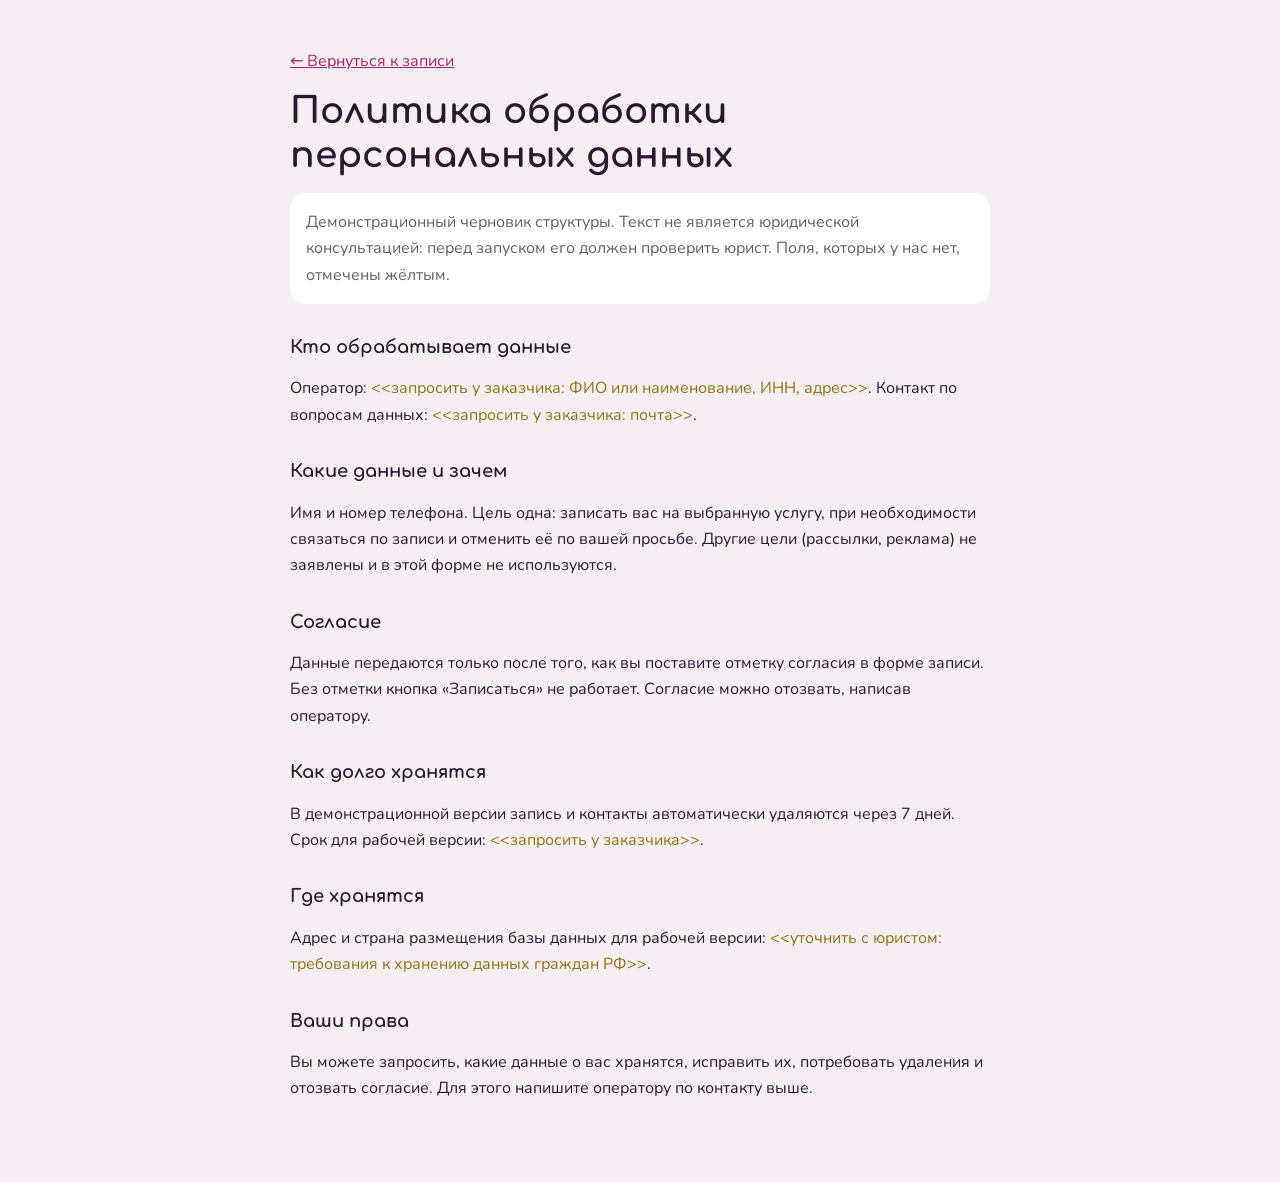
<file: politika.html>
<!doctype html>
<html lang="ru">
<head>
<meta charset="utf-8">
<meta name="viewport" content="width=device-width, initial-scale=1, viewport-fit=cover">
<meta name="robots" content="noindex, nofollow">
<title>Политика обработки персональных данных - Лепесток</title>
<link rel="preconnect" href="https://fonts.googleapis.com">
<link rel="preconnect" href="https://fonts.gstatic.com" crossorigin>
<link href="https://fonts.googleapis.com/css2?family=Comfortaa:wght@500;700&family=Nunito:wght@400;600;700&display=swap" rel="stylesheet">
<style>
:root { --color-paper: #F5EFF3; --color-ink: #2A1730; --color-muted: #6B5A70; --color-accent: #A4236E; --color-warn: #8F7212; --color-focus: #1D4ED8; --font-display: "Comfortaa", "Trebuchet MS", system-ui, sans-serif; --font-body: "Nunito", system-ui, sans-serif; }
* { box-sizing: border-box; }
html, body { overflow-x: clip; }
body { margin: 0; background: var(--color-paper); color: var(--color-ink); font: 400 1rem/1.65 var(--font-body); padding: env(safe-area-inset-top) max(16px, env(safe-area-inset-right)) env(safe-area-inset-bottom) max(16px, env(safe-area-inset-left)); }
main { max-width: 70ch; margin: 0 auto; padding: 32px 0 64px; }
h1 { font: 700 clamp(1.5rem, 5vw, 2.25rem)/1.2 var(--font-display); margin: 0 0 16px; overflow-wrap: anywhere; }
h2 { font: 700 1.125rem/1.3 var(--font-display); margin: 32px 0 8px; }
a { color: var(--color-accent); }
:focus-visible { outline: 3px solid var(--color-focus); outline-offset: 2px; }
.warn { color: var(--color-warn); }
.note { padding: 16px; background: #fff; border-radius: 16px; color: var(--color-muted); }
</style>
</head>
<body>
<main>
  <p><a href="index.html">← Вернуться к записи</a></p>
  <h1>Политика обработки персональных данных</h1>
  <p class="note">Демонстрационный черновик структуры. Текст не является юридической консультацией: перед запуском его должен проверить юрист. Поля, которых у нас нет, отмечены жёлтым.</p>

  <h2>Кто обрабатывает данные</h2>
  <p>Оператор: <span class="warn">&lt;&lt;запросить у заказчика: ФИО или наименование, ИНН, адрес&gt;&gt;</span>. Контакт по вопросам данных: <span class="warn">&lt;&lt;запросить у заказчика: почта&gt;&gt;</span>.</p>

  <h2>Какие данные и зачем</h2>
  <p>Имя и номер телефона. Цель одна: записать вас на выбранную услугу, при необходимости связаться по записи и отменить её по вашей просьбе. Другие цели (рассылки, реклама) не заявлены и в этой форме не используются.</p>

  <h2>Согласие</h2>
  <p>Данные передаются только после того, как вы поставите отметку согласия в форме записи. Без отметки кнопка «Записаться» не работает. Согласие можно отозвать, написав оператору.</p>

  <h2>Как долго хранятся</h2>
  <p>В демонстрационной версии запись и контакты автоматически удаляются через 7 дней. Срок для рабочей версии: <span class="warn">&lt;&lt;запросить у заказчика&gt;&gt;</span>.</p>

  <h2>Где хранятся</h2>
  <p>Адрес и страна размещения базы данных для рабочей версии: <span class="warn">&lt;&lt;уточнить с юристом: требования к хранению данных граждан РФ&gt;&gt;</span>.</p>

  <h2>Ваши права</h2>
  <p>Вы можете запросить, какие данные о вас хранятся, исправить их, потребовать удаления и отозвать согласие. Для этого напишите оператору по контакту выше.</p>
</main>
</body>
</html>
</file>
<file: vibe.css>
/* ============================================================================
   vibe.css – пол вкуса для «Вайб-сайта»
   ----------------------------------------------------------------------------
   Два слоя:
     ТОКЕНЫ  – то, что меняем под бренд: 6 цветов, 2 шрифта. Остальное выводится.
     МЕХАНИКА – то, что двигает движок ([data-v-*]). Не перекрашивать.
   Всё завёрнуто в .v-page, чтобы не конфликтовать со стилями Тильды.
   ========================================================================== */

.v-page {
  /* --- цвета: 6 ролей, один акцент ------------------------------------- */
  --v-canvas:     #0b0c0e;   /* фон страницы (drift меняет его)            */
  --v-surface:    #15171b;   /* всё, что приподнято над фоном              */
  --v-ink:        #f2efe9;   /* основной текст                             */
  --v-ink-soft:   #a09b93;   /* вторичный текст, тонированный, не серый    */
  --v-accent:     #f2a93b;   /* ОДИН акцент                                */
  --v-accent-ink: #14110b;   /* текст на акценте                           */

  --v-hair: color-mix(in oklab, var(--v-ink) 14%, transparent);
  --v-hair-strong: color-mix(in oklab, var(--v-ink) 26%, transparent);

  /* --- шрифты: максимум две гарнитуры ----------------------------------- */
  --v-font-display: "Unbounded", "Arial Black", system-ui, sans-serif;
  --v-font-text: "Manrope", "Segoe UI", system-ui, sans-serif;

  /* --- размерная шкала (плавная) ---------------------------------------- */
  --v-t-xs:   clamp(0.75rem, 0.72rem + 0.15vw, 0.82rem);
  --v-t-sm:   clamp(0.875rem, 0.84rem + 0.18vw, 0.95rem);
  --v-t-base: clamp(1rem, 0.96rem + 0.22vw, 1.125rem);
  --v-t-lg:   clamp(1.2rem, 1.1rem + 0.5vw, 1.5rem);
  --v-t-xl:   clamp(1.6rem, 1.35rem + 1.2vw, 2.25rem);
  --v-t-2xl:  clamp(2rem, 1.5rem + 2.4vw, 3.4rem);
  --v-t-3xl:  clamp(2.6rem, 1.7rem + 4.2vw, 5rem);
  --v-t-4xl:  clamp(3rem, 1.6rem + 6.4vw, 7rem);

  --v-track-tight: -0.03em;
  --v-track-normal: -0.005em;
  --v-track-wide: 0.08em;

  /* --- отступы (база 4px) ----------------------------------------------- */
  --v-1: 0.25rem; --v-2: 0.5rem; --v-3: 0.75rem; --v-4: 1rem; --v-5: 1.5rem;
  --v-6: 2rem; --v-7: 3rem; --v-8: 4rem; --v-9: 6rem; --v-10: 8rem;
  --v-gutter: clamp(1.25rem, 4vw, 4rem);
  --v-section: clamp(4rem, 10vw, 9rem);
  --v-measure: 60ch;

  /* --- глубина и движение ----------------------------------------------- */
  --v-radius: 14px;
  --v-shadow-color: 0 0 0;
  --v-e1: 0 1px 2px rgb(var(--v-shadow-color) / .28), 0 6px 18px rgb(var(--v-shadow-color) / .22);
  --v-e2: 0 2px 6px rgb(var(--v-shadow-color) / .3), 0 18px 48px rgb(var(--v-shadow-color) / .32);
  --v-edge: inset 0 1px 0 color-mix(in oklab, var(--v-ink) 12%, transparent);
  --v-ease-out: cubic-bezier(0.23, 1, 0.32, 1);

  background: var(--v-canvas);
  color: var(--v-ink);
  font-family: var(--v-font-text);
  font-size: var(--v-t-base);
  line-height: 1.6;
  -webkit-font-smoothing: antialiased;
  text-rendering: optimizeLegibility;
  transition: background-color .7s var(--v-ease-out);
  overflow-x: clip;
  position: relative;
}

/* ------------------------------------------------------------ база ------ */
body:has(> .v-page) { margin: 0; }
.v-page *, .v-page *::before, .v-page *::after { box-sizing: border-box; }
.v-page h1, .v-page h2, .v-page h3, .v-page p, .v-page ul, .v-page figure { margin: 0; }
.v-page ul { padding: 0; list-style: none; }
.v-page img, .v-page video { display: block; max-width: 100%; height: auto; }
.v-page a { color: inherit; text-decoration-thickness: 1px; text-underline-offset: .18em; }
.v-page ::selection { background: var(--v-accent); color: var(--v-accent-ink); }
.v-page :focus-visible { outline: 2px solid var(--v-accent); outline-offset: 3px; border-radius: 3px; }
/* наша правка: нулевая специфичность, чтобы стили кнопок образца (рамки, фон) не перебивались */
:where(.v-page) button { font: inherit; color: inherit; background: none; border: 0; cursor: pointer; }

/* ------------------------------------------------------------ типографика */
.v-display {
  font-family: var(--v-font-display);
  font-weight: var(--v-display-weight, 700);
  line-height: 1.02;
  letter-spacing: var(--v-track-tight);
  text-wrap: balance;
}
.v-display--xl { font-size: var(--v-t-4xl); line-height: .96; }
.v-display--lg { font-size: var(--v-t-3xl); }
.v-display--md { font-size: var(--v-t-2xl); line-height: 1.06; }
.v-display--sm { font-size: var(--v-t-xl); line-height: 1.1; }
.v-lede { font-size: var(--v-t-lg); line-height: 1.4; max-width: 34ch; text-wrap: pretty; }
.v-body { max-width: var(--v-measure); text-wrap: pretty; }
.v-soft { color: var(--v-ink-soft); }
.v-label {
  font-size: var(--v-t-xs); letter-spacing: var(--v-track-wide);
  text-transform: uppercase; color: var(--v-ink-soft);
}
.v-nums { font-variant-numeric: tabular-nums; }
@media (max-width: 700px) {
  .v-display--xl { font-size: var(--v-t-2xl); line-height: 1.02; }
  .v-display--lg { font-size: var(--v-t-xl); }
}

/* ------------------------------------------------------------ сетка ----- */
.v-wrap { width: min(100% - 2 * var(--v-gutter), 76rem); margin-inline: auto; }
.v-section { padding-block: var(--v-section); position: relative; }
.v-section--tight { padding-block: calc(var(--v-section) * .5); }
.v-stack { display: flex; flex-direction: column; gap: var(--v-5); }
.v-stack > * + .v-display { margin-top: var(--v-4); }

/* ------------------------------------------------------------ кнопки ---- */
.v-btn {
  display: inline-flex; align-items: center; gap: .6em;
  padding: .95em 1.6em; border-radius: 999px;
  font-weight: 600; font-size: var(--v-t-sm); letter-spacing: .01em;
  text-decoration: none; white-space: nowrap;
  background: var(--v-accent); color: var(--v-accent-ink);
  box-shadow: var(--v-e1);
  transition: transform .16s var(--v-ease-out), box-shadow .16s var(--v-ease-out), background-color .16s;
  will-change: transform;
}
.v-page a.v-btn { color: var(--v-accent-ink); } /* иначе .v-page a { color: inherit } перебивает цвет текста кнопки */
.v-page a.v-btn--ghost { color: var(--v-ink); }
.v-btn:hover { box-shadow: var(--v-e2); }
.v-btn:active { transform: scale(.97); }
.v-btn--ghost {
  background: transparent; color: var(--v-ink);
  box-shadow: inset 0 0 0 1px var(--v-hair-strong);
}
.v-btn--ghost:hover { box-shadow: inset 0 0 0 1px var(--v-ink); }

/* ============================================================ МЕХАНИКА == */

/* Акты: закреплённая сцена держится на экране всё время своего пролёта */
[data-v-act="pin"], [data-v-act="pan"] { position: relative; height: calc(var(--v-span, 2) * 100svh); }
[data-v-stage] {
  position: sticky; top: 0; height: 100svh; overflow: hidden;
  display: block;
}
[data-v-act="flow"] { position: relative; }

/* Слои и картинки на сцене */
.v-fill { position: absolute; inset: 0; }
.v-fill > img { width: 100%; height: 100%; object-fit: cover; }
.v-layer { position: absolute; inset: 0; pointer-events: none; will-change: transform; }
.v-layer > img { position: absolute; max-width: none; }

/* Текст на сцене: три привязки */
.v-copy { position: absolute; z-index: 3; max-width: min(46rem, 90vw); }
.v-copy--lead { left: var(--v-gutter); bottom: clamp(3rem, 12vh, 9rem); }
.v-copy--trail { right: var(--v-gutter); bottom: clamp(3rem, 12vh, 9rem); text-align: right; }
.v-copy--center { left: 50%; top: 50%; transform: translate(-50%, -50%); text-align: center; }
.v-copy--top { left: var(--v-gutter); top: clamp(5rem, 14vh, 9rem); }

/* Затемнение только там, где сидит текст: сосед текста, не его потомок */
.v-scrim { position: absolute; inset: 0; z-index: 2; pointer-events: none; }
.v-scrim--lead {
  background: radial-gradient(120% 90% at 0% 100%, rgb(0 0 0 / .78) 0%, rgb(0 0 0 / .45) 38%, transparent 70%);
}
.v-scrim--trail {
  background: radial-gradient(120% 90% at 100% 100%, rgb(0 0 0 / .78) 0%, rgb(0 0 0 / .45) 38%, transparent 70%);
}
.v-scrim--band {
  background: linear-gradient(to top, rgb(0 0 0 / .82) 0%, rgb(0 0 0 / .5) 32%, transparent 62%);
}
.v-scrim--light { --s: 255 255 255; }
.v-scrim--light.v-scrim--band {
  background: linear-gradient(to top, rgb(var(--s) / .9) 0%, rgb(var(--s) / .55) 34%, transparent 62%);
}
@media (max-width: 860px) {
  .v-copy--lead, .v-copy--trail { left: var(--v-gutter); right: var(--v-gutter); text-align: left; max-width: none; }
  .v-scrim--lead, .v-scrim--trail {
    background: linear-gradient(to top, rgb(0 0 0 / .82) 0%, rgb(0 0 0 / .5) 32%, transparent 62%);
  }
}

/* Реплики: движок пишет opacity и transform */
[data-v-cue] { will-change: opacity, transform; }
[data-v-cue]:not(.v-cue-on) { pointer-events: none; }

/* Кинетика: слова выезжают из-под маски; маска с запасом под хвосты букв */
.v-k { display: inline-block; overflow: hidden; vertical-align: bottom; padding-bottom: .14em; margin-bottom: -.14em; }
.v-ki { display: inline-block; will-change: transform, opacity; }

/* Шторка */
[data-v-reveal] { will-change: clip-path; }

/* Появление обычных секций: один раз, при входе */
[data-v-in] > * { opacity: 0; transform: translateY(14px); transition: opacity .62s var(--v-ease-out), transform .62s var(--v-ease-out); transition-delay: calc(var(--v-i, 0) * var(--v-stagger, 70ms)); }
[data-v-in].v-on > * { opacity: 1; transform: none; }
[data-v-in][data-v-in-self] { opacity: 0; transform: translateY(14px); transition: opacity .62s var(--v-ease-out), transform .62s var(--v-ease-out); }
[data-v-in][data-v-in-self] > * { opacity: 1; transform: none; transition: none; }
[data-v-in][data-v-in-self].v-on { opacity: 1; transform: none; }

/* Лента */
[data-v-pan] { display: flex; gap: var(--v-6); width: max-content; will-change: transform; }

/* Наклон и магнит */
[data-v-tilt] { transform-style: preserve-3d; will-change: transform; }
[data-v-magnet] { will-change: transform; }

/* Полоса прогресса */
[data-v-progress] { position: fixed; left: 0; top: 0; height: 2px; width: 100%; background: var(--v-accent); transform-origin: left; transform: scaleX(0); z-index: 50; pointer-events: none; }

/* Зерно: плоский тёмный фон полосит на реальных экранах */
.v-grain { position: fixed; inset: 0; pointer-events: none; z-index: 40; opacity: .045; mix-blend-mode: overlay;
  background-image: url("data:image/svg+xml,%3Csvg xmlns='http://www.w3.org/2000/svg' width='160' height='160'%3E%3Cfilter id='n'%3E%3CfeTurbulence type='fractalNoise' baseFrequency='.9' numOctaves='2' stitchTiles='stitch'/%3E%3C/filter%3E%3Crect width='100%25' height='100%25' filter='url(%23n)'/%3E%3C/svg%3E"); }

/* Тач: лента листается пальцем, сцена не закрепляется */
@media (pointer: coarse) {
  .v-page [data-v-act="pan"] { height: auto; }
  .v-page [data-v-act="pan"] [data-v-stage] { position: static; height: auto; overflow-x: auto; overflow-y: hidden; -webkit-overflow-scrolling: touch; scroll-snap-type: x proximity; scrollbar-width: none; }
  .v-page [data-v-act="pan"] [data-v-stage]::-webkit-scrollbar { display: none; }
  .v-page [data-v-pan] { transform: none !important; }
  .v-page [data-v-pan] > * { scroll-snap-align: start; }
}

/* Без анимаций: меньше и мягче, но не ноль */
@media (prefers-reduced-motion: reduce) {
  .v-page [data-v-cue], .v-page .v-ki { opacity: 1 !important; transform: none !important; }
  .v-page [data-v-reveal] { clip-path: none !important; }
  .v-page .v-layer { transform: none !important; }
  .v-page [data-v-in] > * { opacity: 1; transform: none; transition: none; }
  .v-page [data-v-act="pan"] [data-v-stage] { overflow-x: auto; }
  .v-page [data-v-pan] { transform: none !important; }
}
</file>
